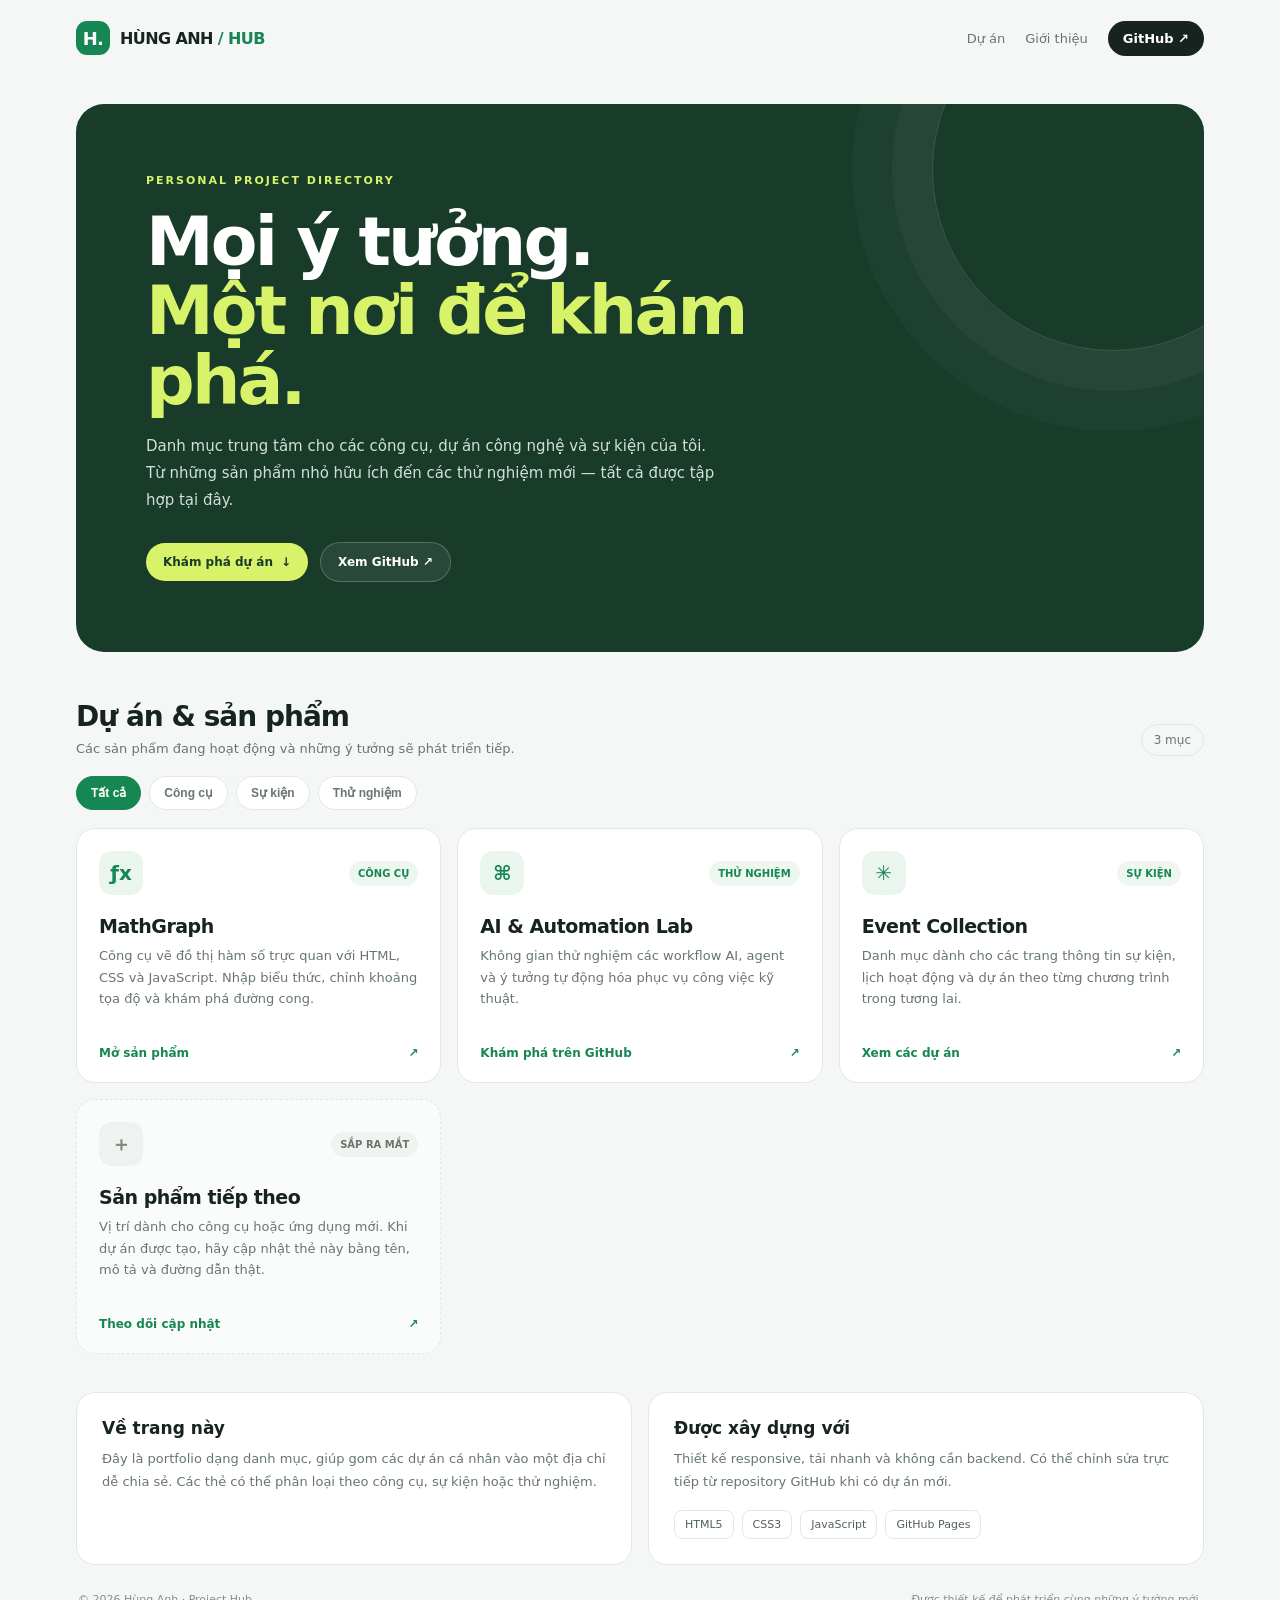
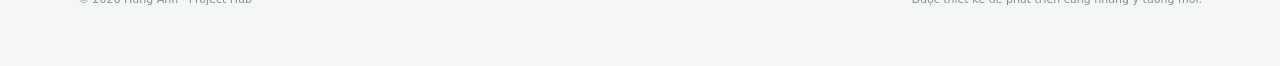
<file: portfolio/index.html>
<!doctype html>
<html lang="vi">
<head>
<meta charset="utf-8"><meta name="viewport" content="width=device-width,initial-scale=1">
<meta name="description" content="Danh mục dự án, công cụ và sự kiện do Hùng Anh xây dựng.">
<title>Hùng Anh — Project Hub</title>
<style>
:root{--bg:#f5f7f6;--ink:#17231e;--muted:#68766f;--green:#168653;--line:#e1e9e4;--card:#fff;--lime:#d8f36a}
*{box-sizing:border-box}html{scroll-behavior:smooth}body{margin:0;background:var(--bg);color:var(--ink);font-family:Inter,ui-sans-serif,system-ui,-apple-system,"Segoe UI",sans-serif}a{color:inherit;text-decoration:none}.nav{height:76px;display:flex;align-items:center;justify-content:space-between;max-width:1180px;margin:auto;padding:0 26px}.brand{font-weight:850;letter-spacing:-.6px;display:flex;align-items:center;gap:10px}.mark{width:34px;height:34px;display:grid;place-items:center;border-radius:11px;background:var(--green);color:#fff;font-size:18px}.nav-right{display:flex;align-items:center;gap:20px;color:var(--muted);font-size:13px}.github{background:#17231e;color:white;padding:10px 15px;border-radius:999px;font-weight:700}.wrap{max-width:1180px;margin:auto;padding:28px 26px 60px}.hero{position:relative;overflow:hidden;background:#183b2a;color:#fff;border-radius:28px;padding:clamp(30px,6vw,70px);min-height:330px}.hero:after{content:"";position:absolute;width:360px;height:360px;border-radius:50%;right:-90px;top:-115px;border:1px solid #ffffff26;box-shadow:0 0 0 40px #ffffff09,0 0 0 80px #ffffff07}.eyebrow{font-size:11px;letter-spacing:2px;font-weight:800;color:var(--lime);text-transform:uppercase}.hero h1{font-size:clamp(38px,6vw,68px);letter-spacing:-2.8px;line-height:1.02;margin:20px 0 18px;max-width:720px}.hero h1 span{color:var(--lime)}.hero p{max-width:570px;color:#d2e0d7;line-height:1.8;font-size:15px}.hero-bottom{display:flex;align-items:center;gap:12px;flex-wrap:wrap;margin-top:28px}.pill{display:inline-flex;align-items:center;gap:8px;border-radius:999px;padding:12px 17px;background:var(--lime);color:#183b2a;font-weight:800;font-size:12px}.pill.secondary{background:#ffffff12;color:#fff;border:1px solid #ffffff35}.section-head{display:flex;align-items:end;justify-content:space-between;gap:18px;margin:48px 0 20px}.section-head h2{font-size:28px;letter-spacing:-1px;margin:0}.section-head p{color:var(--muted);font-size:13px;margin:8px 0 0}.count{font-size:12px;color:var(--muted);border:1px solid var(--line);padding:8px 12px;border-radius:999px}.filters{display:flex;gap:8px;flex-wrap:wrap;margin-bottom:18px}.filter{border:1px solid var(--line);background:#fff;color:var(--muted);padding:9px 14px;border-radius:999px;font-size:12px;font-weight:700;cursor:pointer}.filter.active{background:var(--green);color:#fff;border-color:var(--green)}.grid{display:grid;grid-template-columns:repeat(3,minmax(0,1fr));gap:16px}.card{display:flex;flex-direction:column;min-height:255px;background:var(--card);border:1px solid var(--line);border-radius:19px;padding:22px;transition:transform .2s,box-shadow .2s}.card:hover{transform:translateY(-4px);box-shadow:0 16px 35px #163a2710}.card-top{display:flex;justify-content:space-between;align-items:center}.symbol{width:44px;height:44px;display:grid;place-items:center;background:#e9f5ed;color:var(--green);border-radius:13px;font-size:20px;font-weight:800}.tag{font-size:10px;font-weight:800;color:var(--green);background:#edf7f0;padding:7px 9px;border-radius:999px}.card h3{font-size:19px;letter-spacing:-.5px;margin:20px 0 8px}.card p{font-size:13px;color:var(--muted);line-height:1.65;margin:0 0 22px}.card-link{margin-top:auto;color:var(--green);font-size:12px;font-weight:800;display:flex;justify-content:space-between;align-items:center}.card.placeholder{border-style:dashed;background:#fafcfb}.card.placeholder .symbol{background:#f0f2ef;color:#7b8980}.card.placeholder .tag{background:#f1f3f1;color:#68766f}.empty{display:none;padding:28px;color:var(--muted);text-align:center}.about{margin-top:38px;display:grid;grid-template-columns:1fr 1fr;gap:16px}.about-card{padding:25px;background:#fff;border:1px solid var(--line);border-radius:19px}.about-card h3{margin:0 0 10px;font-size:17px}.about-card p{font-size:13px;line-height:1.75;color:var(--muted);margin:0}.tech{display:flex;gap:8px;flex-wrap:wrap;margin-top:16px}.tech span{padding:7px 10px;border:1px solid var(--line);border-radius:8px;font-size:11px;color:#526158}footer{display:flex;justify-content:space-between;gap:15px;flex-wrap:wrap;padding:28px 2px 0;color:#849087;font-size:11px}
@media(max-width:850px){.grid{grid-template-columns:repeat(2,minmax(0,1fr))}.hero:after{right:-220px}.section-head{margin-top:36px}}
@media(max-width:560px){.nav{height:65px;padding:0 16px}.nav-right>a:not(.github){display:none}.wrap{padding:18px 14px 40px}.hero{border-radius:20px;padding:30px 24px;min-height:0}.hero h1{letter-spacing:-1.8px}.hero p{font-size:14px}.grid{grid-template-columns:1fr}.card{min-height:220px}.about{grid-template-columns:1fr}.section-head h2{font-size:24px}}
</style>
</head>
<body>
<header class="nav"><a class="brand" href="./"><span class="mark">H.</span><span>HÙNG ANH <span style="color:var(--green)">/ HUB</span></span></a><div class="nav-right"><a href="#projects">Dự án</a><a href="#about">Giới thiệu</a><a class="github" href="https://github.com/unganh" target="_blank" rel="noreferrer">GitHub ↗</a></div></header>
<main class="wrap">
<section class="hero"><div class="eyebrow">PERSONAL PROJECT DIRECTORY</div><h1>Mọi ý tưởng.<br><span>Một nơi để khám phá.</span></h1><p>Danh mục trung tâm cho các công cụ, dự án công nghệ và sự kiện của tôi. Từ những sản phẩm nhỏ hữu ích đến các thử nghiệm mới — tất cả được tập hợp tại đây.</p><div class="hero-bottom"><a class="pill" href="#projects">Khám phá dự án <span>↓</span></a><a class="pill secondary" href="https://github.com/unganh" target="_blank" rel="noreferrer">Xem GitHub ↗</a></div></section>
<section id="projects"><div class="section-head"><div><h2>Dự án & sản phẩm</h2><p>Các sản phẩm đang hoạt động và những ý tưởng sẽ phát triển tiếp.</p></div><span class="count" id="project-count">3 mục</span></div>
<div class="filters" role="group" aria-label="Lọc danh mục"><button class="filter active" data-filter="all">Tất cả</button><button class="filter" data-filter="tool">Công cụ</button><button class="filter" data-filter="event">Sự kiện</button><button class="filter" data-filter="experiment">Thử nghiệm</button></div>
<div class="grid" id="project-grid">
<a class="card" data-category="tool" href="https://unganh.github.io/mathgraph-1/" target="_blank" rel="noreferrer"><div class="card-top"><span class="symbol">ƒx</span><span class="tag">CÔNG CỤ</span></div><h3>MathGraph</h3><p>Công cụ vẽ đồ thị hàm số trực quan với HTML, CSS và JavaScript. Nhập biểu thức, chỉnh khoảng tọa độ và khám phá đường cong.</p><span class="card-link">Mở sản phẩm <span>↗</span></span></a>
<a class="card" data-category="experiment" href="https://github.com/unganh" target="_blank" rel="noreferrer"><div class="card-top"><span class="symbol">⌘</span><span class="tag">THỬ NGHIỆM</span></div><h3>AI & Automation Lab</h3><p>Không gian thử nghiệm các workflow AI, agent và ý tưởng tự động hóa phục vụ công việc kỹ thuật.</p><span class="card-link">Khám phá trên GitHub <span>↗</span></span></a>
<a class="card" data-category="event" href="https://github.com/unganh" target="_blank" rel="noreferrer"><div class="card-top"><span class="symbol">✳</span><span class="tag">SỰ KIỆN</span></div><h3>Event Collection</h3><p>Danh mục dành cho các trang thông tin sự kiện, lịch hoạt động và dự án theo từng chương trình trong tương lai.</p><span class="card-link">Xem các dự án <span>↗</span></span></a>
<a class="card placeholder" data-category="tool" href="https://github.com/unganh" target="_blank" rel="noreferrer"><div class="card-top"><span class="symbol">＋</span><span class="tag">SẮP RA MẮT</span></div><h3>Sản phẩm tiếp theo</h3><p>Vị trí dành cho công cụ hoặc ứng dụng mới. Khi dự án được tạo, hãy cập nhật thẻ này bằng tên, mô tả và đường dẫn thật.</p><span class="card-link">Theo dõi cập nhật <span>↗</span></span></a>
</div><div class="empty" id="empty">Chưa có mục trong danh mục này.</div></section>
<section class="about" id="about"><div class="about-card"><h3>Về trang này</h3><p>Đây là portfolio dạng danh mục, giúp gom các dự án cá nhân vào một địa chỉ dễ chia sẻ. Các thẻ có thể phân loại theo công cụ, sự kiện hoặc thử nghiệm.</p></div><div class="about-card"><h3>Được xây dựng với</h3><p>Thiết kế responsive, tải nhanh và không cần backend. Có thể chỉnh sửa trực tiếp từ repository GitHub khi có dự án mới.</p><div class="tech"><span>HTML5</span><span>CSS3</span><span>JavaScript</span><span>GitHub Pages</span></div></div></section>
<footer><span>© 2026 Hùng Anh · Project Hub</span><span>Được thiết kế để phát triển cùng những ý tưởng mới.</span></footer>
</main>
<script>
const filters=[...document.querySelectorAll('.filter')],cards=[...document.querySelectorAll('.card')],empty=document.getElementById('empty'),count=document.getElementById('project-count');
filters.forEach(btn=>btn.addEventListener('click',()=>{filters.forEach(b=>b.classList.toggle('active',b===btn));let shown=0;cards.forEach(card=>{const visible=btn.dataset.filter==='all'||card.dataset.category===btn.dataset.filter;card.style.display=visible?'flex':'none';if(visible)shown++});empty.style.display=shown?'none':'block';count.textContent=shown+' mục'}));
</script>
</body></html>
</file>
